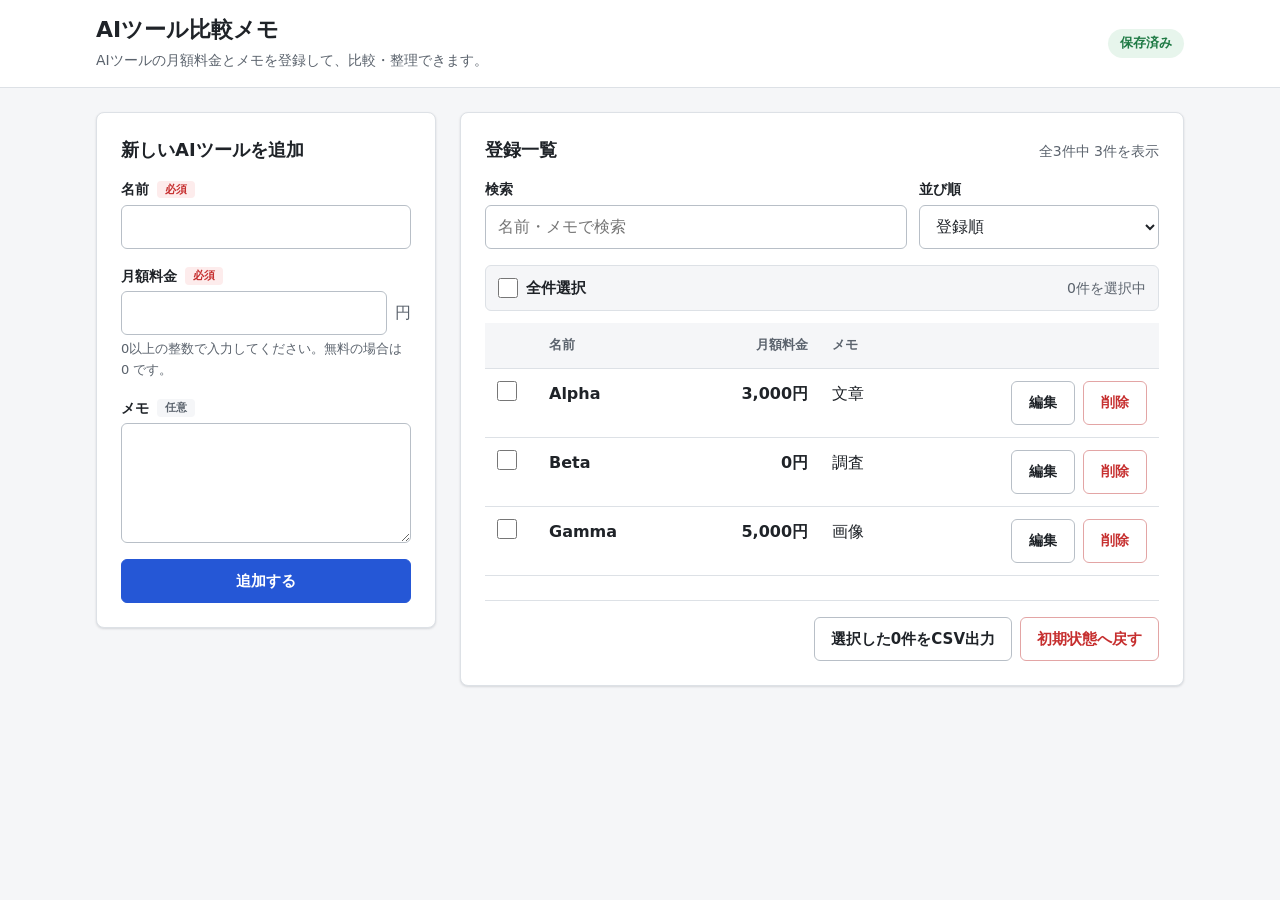
<file: index.html>
<!doctype html>
<html lang="ja">
  <head>
    <meta charset="utf-8">
    <meta name="viewport" content="width=device-width, initial-scale=1">
    <meta name="description" content="AIツールの名前・月額料金・メモを記録して比較するブラウザアプリ">
    <title>AIツール比較メモ</title>
    <link rel="stylesheet" href="style.css">
    <script src="script.js" defer></script>
  </head>
  <body>
    <header class="app-header">
      <div class="container app-header-inner">
        <div>
          <h1 class="app-title">AIツール比較メモ</h1>
          <p class="app-lead">AIツールの月額料金とメモを登録して、比較・整理できます。</p>
        </div>
        <p class="save-status" id="save-status" data-state="saved">保存済み</p>
      </div>
    </header>

    <main class="container app-main">
      <div class="alert" id="storage-alert" role="alert" hidden></div>

      <div class="layout">
        <section class="panel form-panel" aria-labelledby="form-title">
          <h2 class="panel-title" id="form-title">新しいAIツールを追加</h2>
          <!-- 独自の日本語エラーメッセージを入力欄の近くに出すため、ブラウザ標準の検証は無効化する -->
          <form class="tool-form" id="tool-form" novalidate>
            <div class="field">
              <label class="field-label" for="tool-name">
                名前 <span class="badge badge-required">必須</span>
              </label>
              <input class="input" id="tool-name" name="name" type="text" autocomplete="off" aria-required="true" aria-describedby="tool-name-error">
              <p class="field-error" id="tool-name-error"></p>
            </div>

            <div class="field">
              <label class="field-label" for="tool-monthly">
                月額料金 <span class="badge badge-required">必須</span>
              </label>
              <div class="input-with-unit">
                <!-- type="number" は不正な文字列を空文字として返し空欄と区別できないため、text で受けて検証する -->
                <input class="input" id="tool-monthly" name="monthly" type="text" inputmode="numeric" autocomplete="off" aria-required="true" aria-describedby="tool-monthly-hint tool-monthly-error">
                <span class="input-unit" aria-hidden="true">円</span>
              </div>
              <p class="field-hint" id="tool-monthly-hint">0以上の整数で入力してください。無料の場合は 0 です。</p>
              <p class="field-error" id="tool-monthly-error"></p>
            </div>

            <div class="field">
              <label class="field-label" for="tool-memo">
                メモ <span class="badge badge-optional">任意</span>
              </label>
              <textarea class="input textarea" id="tool-memo" name="memo" rows="4"></textarea>
            </div>

            <div class="form-actions">
              <button class="button button-primary" id="submit-button" type="submit">追加する</button>
              <button class="button" id="cancel-edit-button" type="button" hidden>編集をキャンセル</button>
            </div>
          </form>
        </section>

        <section class="panel list-panel" aria-labelledby="list-title">
          <div class="list-header">
            <h2 class="panel-title" id="list-title" tabindex="-1">登録一覧</h2>
            <p class="result-count" id="result-count" aria-live="polite"></p>
          </div>

          <div class="toolbar">
            <div class="field">
              <label class="field-label" for="search-input">検索</label>
              <input class="input" id="search-input" type="search" placeholder="名前・メモで検索" autocomplete="off">
            </div>
            <div class="field">
              <label class="field-label" for="sort-select">並び順</label>
              <select class="input select" id="sort-select">
                <option value="registered">登録順</option>
                <option value="asc">月額料金が安い順（昇順）</option>
                <option value="desc">月額料金が高い順（降順）</option>
              </select>
            </div>
          </div>

          <!-- 表のヘッダーはスマートフォンのカード表示で隠れるため、全件選択は表の外に置く -->
          <div class="selection-bar">
            <label class="select-all">
              <input id="select-all" type="checkbox">
              全件選択
            </label>
            <p class="selection-count" id="selection-count" aria-live="polite">0件を選択中</p>
          </div>

          <table class="tool-table" id="tool-table">
            <caption class="visually-hidden">登録済みのAIツール一覧</caption>
            <colgroup>
              <col class="col-select">
              <col class="col-name">
              <col class="col-monthly">
              <col class="col-memo">
              <col class="col-actions">
            </colgroup>
            <thead>
              <tr>
                <th scope="col"><span class="visually-hidden">CSV出力の対象</span></th>
                <th scope="col">名前</th>
                <th scope="col" class="cell-monthly">月額料金</th>
                <th scope="col">メモ</th>
                <th scope="col"><span class="visually-hidden">操作</span></th>
              </tr>
            </thead>
            <tbody id="tool-list"></tbody>
          </table>
          <p class="empty-message" id="empty-message" hidden></p>

          <div class="list-actions">
            <button class="button" id="csv-button" type="button">選択した0件をCSV出力</button>
            <button class="button button-danger-outline" id="reset-button" type="button">初期状態へ戻す</button>
          </div>
        </section>
      </div>
    </main>

    <!-- 読み上げを確実にするため、ライブリージョンは常に DOM に残し、視覚的な表示だけを切り替える -->
    <div class="notice" id="notice" data-open="false">
      <p class="notice-message" id="notice-message" role="status" aria-live="polite"></p>
      <button class="notice-close" id="notice-close" type="button" aria-label="通知を閉じる" hidden>閉じる</button>
    </div>
  </body>
</html>
</file>
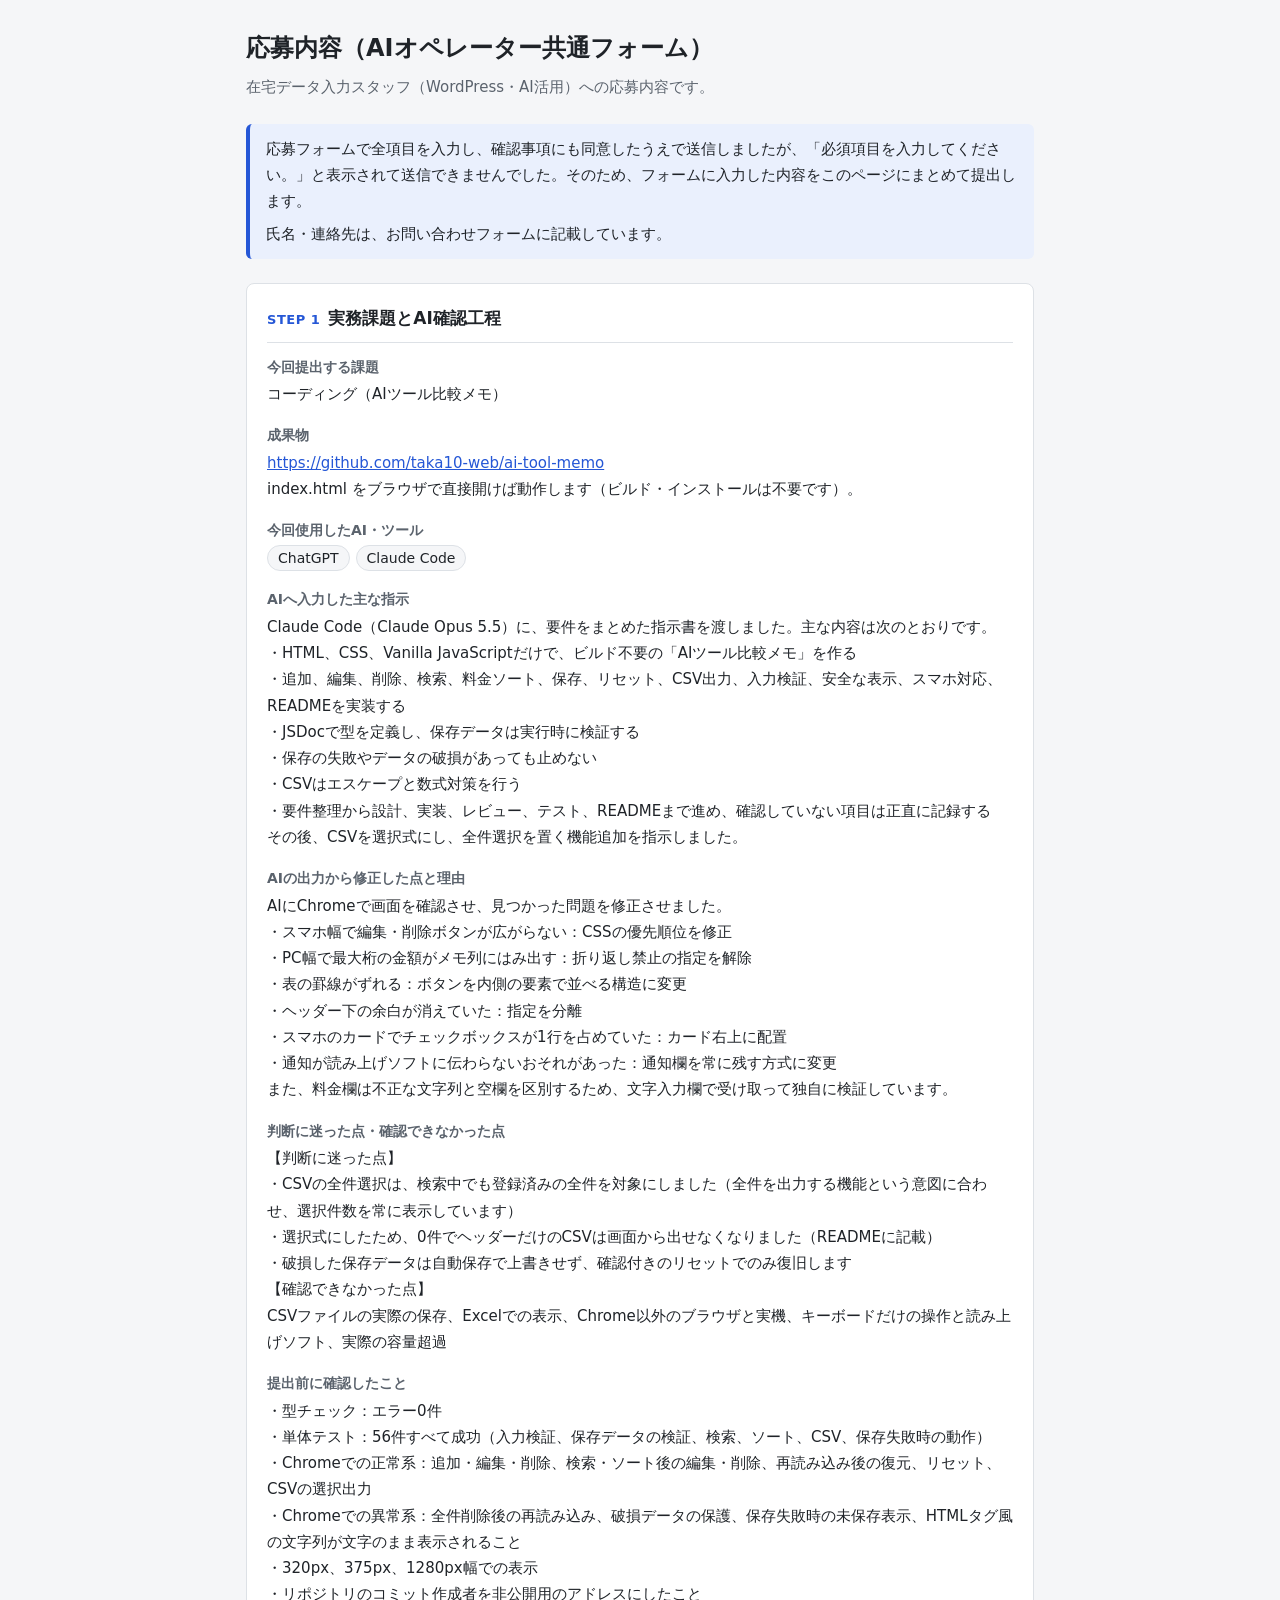
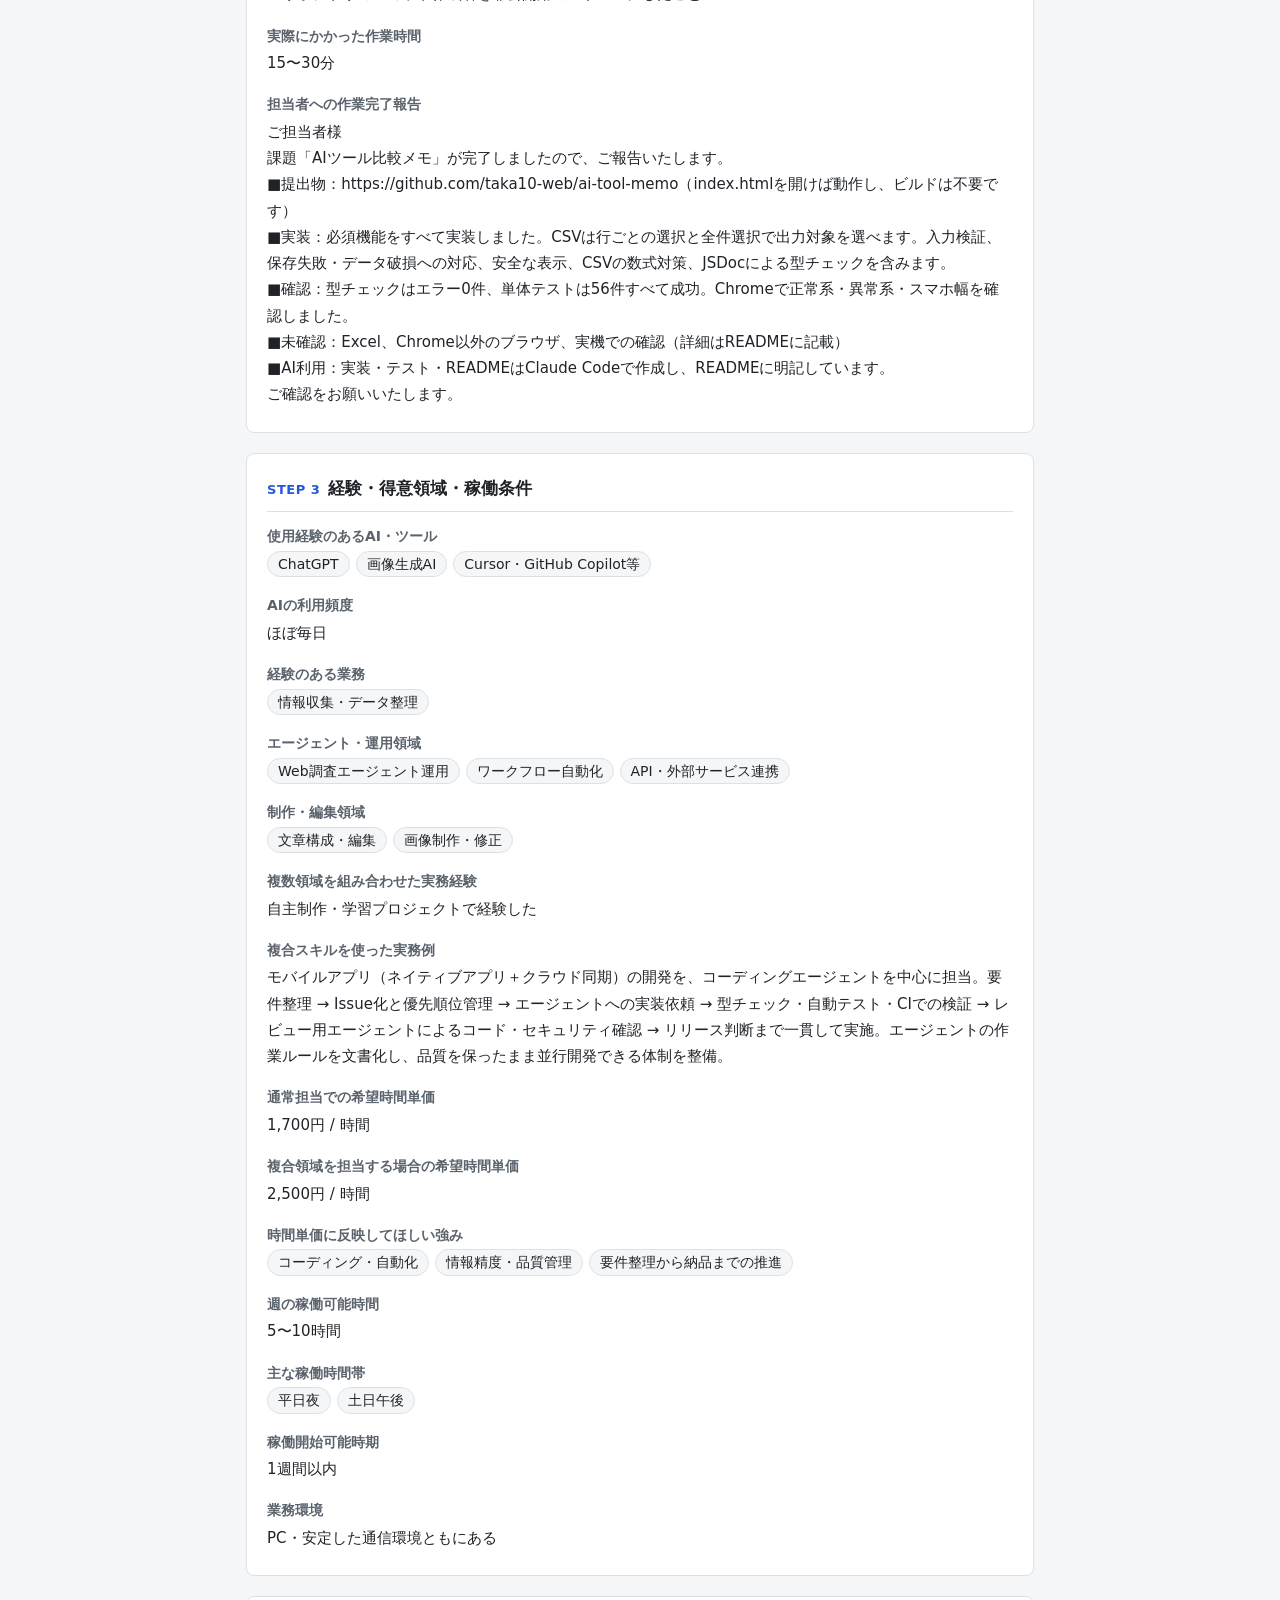
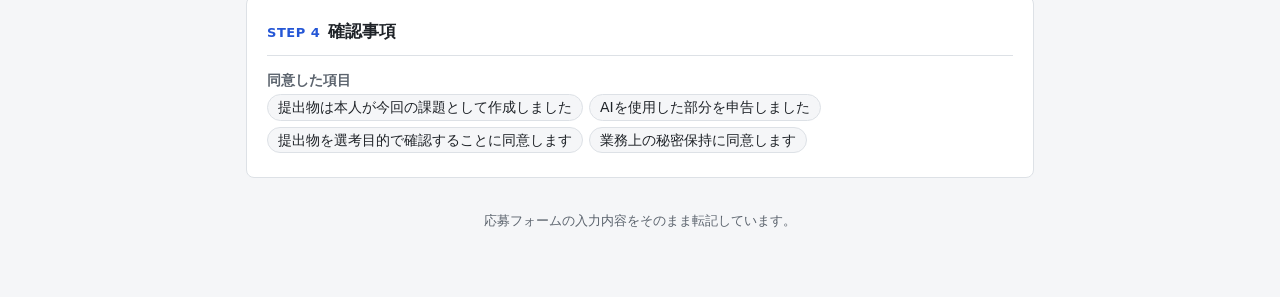
<file: application.html>
<!doctype html>
<html lang="ja">
<head>
<meta charset="utf-8">
<meta name="viewport" content="width=device-width, initial-scale=1">
<title>応募内容（AIオペレーター共通フォーム）</title>
<style>
  :root {
    --bg: #f5f6f8; --surface: #ffffff; --border: #dde1e6; --text: #1f2328;
    --muted: #5b636d; --accent: #2557d6; --accent-soft: #eaf0fd;
  }
  @media (prefers-color-scheme: dark) {
    :root:not([data-theme="light"]) {
      --bg: #15171a; --surface: #1e2125; --border: #343a41; --text: #e8eaed;
      --muted: #a0a7b0; --accent: #7aa2ff; --accent-soft: #1f2a44;
    }
  }
  :root[data-theme="dark"] {
    --bg: #15171a; --surface: #1e2125; --border: #343a41; --text: #e8eaed;
    --muted: #a0a7b0; --accent: #7aa2ff; --accent-soft: #1f2a44;
  }
  * { box-sizing: border-box; }
  body {
    margin: 0; background: var(--bg); color: var(--text);
    font-family: system-ui, -apple-system, "Hiragino Sans", "Yu Gothic UI", "Meiryo", sans-serif;
    font-size: 15px; line-height: 1.75;
  }
  main { max-width: 820px; margin: 0 auto; padding: 32px 16px 64px; }
  h1 { font-size: 1.5rem; line-height: 1.4; margin: 0 0 8px; }
  .lead { color: var(--muted); margin: 0 0 24px; }
  .notice {
    background: var(--accent-soft); border-left: 4px solid var(--accent);
    border-radius: 6px; padding: 12px 16px; margin-bottom: 24px;
  }
  .notice p { margin: 0; }
  .notice p + p { margin-top: 6px; }
  section {
    background: var(--surface); border: 1px solid var(--border);
    border-radius: 8px; padding: 20px 20px 8px; margin-bottom: 20px;
  }
  h2 {
    font-size: 1.0625rem; margin: 0 0 12px; padding-bottom: 8px;
    border-bottom: 1px solid var(--border);
  }
  h2 .step { color: var(--accent); font-size: 0.8125rem; margin-right: 8px; letter-spacing: 0.04em; }
  dl { margin: 0; }
  dt { font-weight: 600; font-size: 0.875rem; color: var(--muted); margin-top: 4px; }
  dd { margin: 2px 0 16px; overflow-wrap: anywhere; }
  .text { white-space: pre-wrap; }
  ul.tags { list-style: none; padding: 0; margin: 0; display: flex; flex-wrap: wrap; gap: 6px; }
  ul.tags li {
    border: 1px solid var(--border); border-radius: 999px; padding: 0 10px;
    font-size: 0.875rem; background: var(--bg);
  }
  a { color: var(--accent); }
  footer { color: var(--muted); font-size: 0.8125rem; text-align: center; margin-top: 32px; }
</style>
</head>
<body>
<main>
  <h1>応募内容（AIオペレーター共通フォーム）</h1>
  <p class="lead">在宅データ入力スタッフ（WordPress・AI活用）への応募内容です。</p>

  <div class="notice">
    <p>応募フォームで全項目を入力し、確認事項にも同意したうえで送信しましたが、「必須項目を入力してください。」と表示されて送信できませんでした。そのため、フォームに入力した内容をこのページにまとめて提出します。</p>
    <p>氏名・連絡先は、お問い合わせフォームに記載しています。</p>
  </div>

  <section aria-labelledby="s1">
    <h2 id="s1"><span class="step">STEP 1</span>実務課題とAI確認工程</h2>
    <dl>
      <dt>今回提出する課題</dt>
      <dd>コーディング（AIツール比較メモ）</dd>

      <dt>成果物</dt>
      <dd><a href="https://github.com/taka10-web/ai-tool-memo">https://github.com/taka10-web/ai-tool-memo</a><br>index.html をブラウザで直接開けば動作します（ビルド・インストールは不要です）。</dd>

      <dt>今回使用したAI・ツール</dt>
      <dd><ul class="tags"><li>ChatGPT</li><li>Claude Code</li></ul></dd>

      <dt>AIへ入力した主な指示</dt>
      <dd class="text">Claude Code（Claude Opus 5.5）に、要件をまとめた指示書を渡しました。主な内容は次のとおりです。
・HTML、CSS、Vanilla JavaScriptだけで、ビルド不要の「AIツール比較メモ」を作る
・追加、編集、削除、検索、料金ソート、保存、リセット、CSV出力、入力検証、安全な表示、スマホ対応、READMEを実装する
・JSDocで型を定義し、保存データは実行時に検証する
・保存の失敗やデータの破損があっても止めない
・CSVはエスケープと数式対策を行う
・要件整理から設計、実装、レビュー、テスト、READMEまで進め、確認していない項目は正直に記録する
その後、CSVを選択式にし、全件選択を置く機能追加を指示しました。</dd>

      <dt>AIの出力から修正した点と理由</dt>
      <dd class="text">AIにChromeで画面を確認させ、見つかった問題を修正させました。
・スマホ幅で編集・削除ボタンが広がらない：CSSの優先順位を修正
・PC幅で最大桁の金額がメモ列にはみ出す：折り返し禁止の指定を解除
・表の罫線がずれる：ボタンを内側の要素で並べる構造に変更
・ヘッダー下の余白が消えていた：指定を分離
・スマホのカードでチェックボックスが1行を占めていた：カード右上に配置
・通知が読み上げソフトに伝わらないおそれがあった：通知欄を常に残す方式に変更
また、料金欄は不正な文字列と空欄を区別するため、文字入力欄で受け取って独自に検証しています。</dd>

      <dt>判断に迷った点・確認できなかった点</dt>
      <dd class="text">【判断に迷った点】
・CSVの全件選択は、検索中でも登録済みの全件を対象にしました（全件を出力する機能という意図に合わせ、選択件数を常に表示しています）
・選択式にしたため、0件でヘッダーだけのCSVは画面から出せなくなりました（READMEに記載）
・破損した保存データは自動保存で上書きせず、確認付きのリセットでのみ復旧します
【確認できなかった点】
CSVファイルの実際の保存、Excelでの表示、Chrome以外のブラウザと実機、キーボードだけの操作と読み上げソフト、実際の容量超過</dd>

      <dt>提出前に確認したこと</dt>
      <dd class="text">・型チェック：エラー0件
・単体テスト：56件すべて成功（入力検証、保存データの検証、検索、ソート、CSV、保存失敗時の動作）
・Chromeでの正常系：追加・編集・削除、検索・ソート後の編集・削除、再読み込み後の復元、リセット、CSVの選択出力
・Chromeでの異常系：全件削除後の再読み込み、破損データの保護、保存失敗時の未保存表示、HTMLタグ風の文字列が文字のまま表示されること
・320px、375px、1280px幅での表示
・リポジトリのコミット作成者を非公開用のアドレスにしたこと</dd>

      <dt>実際にかかった作業時間</dt>
      <dd>15〜30分</dd>

      <dt>担当者への作業完了報告</dt>
      <dd class="text">ご担当者様
課題「AIツール比較メモ」が完了しましたので、ご報告いたします。
■提出物：https://github.com/taka10-web/ai-tool-memo（index.htmlを開けば動作し、ビルドは不要です）
■実装：必須機能をすべて実装しました。CSVは行ごとの選択と全件選択で出力対象を選べます。入力検証、保存失敗・データ破損への対応、安全な表示、CSVの数式対策、JSDocによる型チェックを含みます。
■確認：型チェックはエラー0件、単体テストは56件すべて成功。Chromeで正常系・異常系・スマホ幅を確認しました。
■未確認：Excel、Chrome以外のブラウザ、実機での確認（詳細はREADMEに記載）
■AI利用：実装・テスト・READMEはClaude Codeで作成し、READMEに明記しています。
ご確認をお願いいたします。</dd>
    </dl>
  </section>

  <section aria-labelledby="s3">
    <h2 id="s3"><span class="step">STEP 3</span>経験・得意領域・稼働条件</h2>
    <dl>
      <dt>使用経験のあるAI・ツール</dt>
      <dd><ul class="tags"><li>ChatGPT</li><li>画像生成AI</li><li>Cursor・GitHub Copilot等</li></ul></dd>

      <dt>AIの利用頻度</dt>
      <dd>ほぼ毎日</dd>

      <dt>経験のある業務</dt>
      <dd><ul class="tags"><li>情報収集・データ整理</li></ul></dd>

      <dt>エージェント・運用領域</dt>
      <dd><ul class="tags"><li>Web調査エージェント運用</li><li>ワークフロー自動化</li><li>API・外部サービス連携</li></ul></dd>

      <dt>制作・編集領域</dt>
      <dd><ul class="tags"><li>文章構成・編集</li><li>画像制作・修正</li></ul></dd>

      <dt>複数領域を組み合わせた実務経験</dt>
      <dd>自主制作・学習プロジェクトで経験した</dd>

      <dt>複合スキルを使った実務例</dt>
      <dd class="text">モバイルアプリ（ネイティブアプリ＋クラウド同期）の開発を、コーディングエージェントを中心に担当。要件整理 → Issue化と優先順位管理 → エージェントへの実装依頼 → 型チェック・自動テスト・CIでの検証 → レビュー用エージェントによるコード・セキュリティ確認 → リリース判断まで一貫して実施。エージェントの作業ルールを文書化し、品質を保ったまま並行開発できる体制を整備。</dd>

      <dt>通常担当での希望時間単価</dt>
      <dd>1,700円 / 時間</dd>

      <dt>複合領域を担当する場合の希望時間単価</dt>
      <dd>2,500円 / 時間</dd>

      <dt>時間単価に反映してほしい強み</dt>
      <dd><ul class="tags"><li>コーディング・自動化</li><li>情報精度・品質管理</li><li>要件整理から納品までの推進</li></ul></dd>

      <dt>週の稼働可能時間</dt>
      <dd>5〜10時間</dd>

      <dt>主な稼働時間帯</dt>
      <dd><ul class="tags"><li>平日夜</li><li>土日午後</li></ul></dd>

      <dt>稼働開始可能時期</dt>
      <dd>1週間以内</dd>

      <dt>業務環境</dt>
      <dd>PC・安定した通信環境ともにある</dd>
    </dl>
  </section>

  <section aria-labelledby="s4">
    <h2 id="s4"><span class="step">STEP 4</span>確認事項</h2>
    <dl>
      <dt>同意した項目</dt>
      <dd><ul class="tags"><li>提出物は本人が今回の課題として作成しました</li><li>AIを使用した部分を申告しました</li><li>提出物を選考目的で確認することに同意します</li><li>業務上の秘密保持に同意します</li></ul></dd>
    </dl>
  </section>

  <footer>応募フォームの入力内容をそのまま転記しています。</footer>
</main>
</body>
</html>
</file>
<file: style.css>
:root {
  --color-bg: #f5f6f8;
  --color-surface: #ffffff;
  --color-border: #dde1e6;
  --color-border-strong: #b8bfc7;
  --color-text: #1f2328;
  --color-text-muted: #5b636d;
  --color-primary: #2557d6;
  --color-primary-hover: #1d47b3;
  --color-primary-soft: #eaf0fd;
  --color-danger: #c62f2f;
  --color-danger-soft: #fdecec;
  --color-success: #1f7a45;
  --color-success-soft: #e7f5ec;
  --color-warning: #8a5a00;
  --color-warning-soft: #fff6e0;
  --color-focus: #2557d6;
  --radius: 8px;
  --radius-small: 6px;
  --shadow: 0 1px 2px rgba(15, 23, 42, 0.06), 0 1px 3px rgba(15, 23, 42, 0.08);
  --space-1: 4px;
  --space-2: 8px;
  --space-3: 12px;
  --space-4: 16px;
  --space-5: 24px;
  --space-6: 32px;
  /* タップしやすさのため、操作要素の高さは 44px 以上を確保する */
  --control-height: 44px;
  --font-family: system-ui, -apple-system, "Hiragino Sans", "Hiragino Kaku Gothic ProN", "Yu Gothic UI", "Meiryo", sans-serif;
}

*,
*::before,
*::after {
  box-sizing: border-box;
}

html {
  -webkit-text-size-adjust: 100%;
  text-size-adjust: 100%;
}

body {
  margin: 0;
  background: var(--color-bg);
  color: var(--color-text);
  font-family: var(--font-family);
  font-size: 16px;
  line-height: 1.6;
}

h1,
h2,
p {
  margin: 0;
}

[hidden] {
  display: none !important;
}

.visually-hidden {
  position: absolute;
  width: 1px;
  height: 1px;
  margin: -1px;
  padding: 0;
  overflow: hidden;
  clip: rect(0 0 0 0);
  white-space: nowrap;
  border: 0;
}

:focus-visible {
  outline: 3px solid var(--color-focus);
  outline-offset: 2px;
}

.container {
  width: 100%;
  max-width: 1120px;
  margin: 0 auto;
  padding: 0 var(--space-4);
}

/* ---------- Header ---------- */

.app-header {
  background: var(--color-surface);
  border-bottom: 1px solid var(--color-border);
}

.app-header-inner {
  display: flex;
  flex-wrap: wrap;
  align-items: center;
  justify-content: space-between;
  gap: var(--space-3);
  padding-top: var(--space-4);
  padding-bottom: var(--space-4);
}

.app-title {
  font-size: 1.375rem;
  line-height: 1.3;
}

.app-lead {
  margin-top: var(--space-1);
  color: var(--color-text-muted);
  font-size: 0.875rem;
}

.save-status {
  padding: var(--space-1) var(--space-3);
  border-radius: 999px;
  font-size: 0.8125rem;
  font-weight: 600;
  white-space: nowrap;
}

.save-status[data-state="saved"] {
  background: var(--color-success-soft);
  color: var(--color-success);
}

.save-status[data-state="unsaved"] {
  background: var(--color-warning-soft);
  color: var(--color-warning);
}

/* ---------- Layout ---------- */

/* 下端は固定表示の通知に最後のボタンが隠れないよう広めに確保する */
.app-main {
  padding-top: var(--space-5);
  padding-bottom: 120px;
}

.alert {
  margin-bottom: var(--space-4);
  padding: var(--space-3) var(--space-4);
  border: 1px solid #f0d28a;
  border-left-width: 4px;
  border-radius: var(--radius-small);
  background: var(--color-warning-soft);
  color: var(--color-warning);
  font-size: 0.9375rem;
  overflow-wrap: anywhere;
}

.layout {
  display: grid;
  grid-template-columns: minmax(0, 1fr);
  gap: var(--space-5);
  align-items: start;
}

@media (min-width: 960px) {
  .layout {
    grid-template-columns: 340px minmax(0, 1fr);
  }

  .form-panel {
    position: sticky;
    top: var(--space-4);
  }
}

.panel {
  min-width: 0;
  padding: var(--space-5);
  border: 1px solid var(--color-border);
  border-radius: var(--radius);
  background: var(--color-surface);
  box-shadow: var(--shadow);
}

.panel-title {
  font-size: 1.125rem;
  line-height: 1.4;
  overflow-wrap: anywhere;
}

.panel-title:focus {
  outline: none;
}

.panel-title:focus-visible {
  outline: 3px solid var(--color-focus);
  outline-offset: 2px;
}

/* ---------- Form ---------- */

.tool-form {
  display: grid;
  gap: var(--space-4);
  margin-top: var(--space-4);
}

.form-panel:has(.tool-form.is-editing) {
  border-color: var(--color-primary);
  box-shadow: 0 0 0 3px var(--color-primary-soft);
}

.field {
  display: grid;
  gap: var(--space-1);
  min-width: 0;
}

.field-label {
  display: flex;
  align-items: center;
  gap: var(--space-2);
  font-size: 0.875rem;
  font-weight: 600;
}

.badge {
  padding: 0 var(--space-2);
  border-radius: 4px;
  font-size: 0.6875rem;
  font-weight: 600;
  line-height: 1.6;
}

.badge-required {
  background: var(--color-danger-soft);
  color: var(--color-danger);
}

.badge-optional {
  background: var(--color-bg);
  color: var(--color-text-muted);
}

.input {
  width: 100%;
  min-height: var(--control-height);
  padding: var(--space-2) var(--space-3);
  border: 1px solid var(--color-border-strong);
  border-radius: var(--radius-small);
  background: var(--color-surface);
  color: var(--color-text);
  font: inherit;
}

.input:focus-visible {
  outline: none;
  border-color: var(--color-focus);
  box-shadow: 0 0 0 3px var(--color-primary-soft);
}

.input[aria-invalid="true"] {
  border-color: var(--color-danger);
}

.input[aria-invalid="true"]:focus-visible {
  box-shadow: 0 0 0 3px var(--color-danger-soft);
}

.textarea {
  min-height: 96px;
  resize: vertical;
}

.select {
  cursor: pointer;
}

.input-with-unit {
  display: flex;
  align-items: center;
  gap: var(--space-2);
}

.input-unit {
  color: var(--color-text-muted);
}

.field-hint {
  color: var(--color-text-muted);
  font-size: 0.8125rem;
}

.field-error {
  color: var(--color-danger);
  font-size: 0.8125rem;
  font-weight: 600;
  overflow-wrap: anywhere;
}

.field-error:empty {
  display: none;
}

.form-actions {
  display: flex;
  flex-wrap: wrap;
  gap: var(--space-2);
}

.form-actions .button {
  flex: 1 1 140px;
}

/* ---------- Buttons ---------- */

.button {
  display: inline-flex;
  align-items: center;
  justify-content: center;
  min-height: var(--control-height);
  padding: var(--space-2) var(--space-4);
  border: 1px solid var(--color-border-strong);
  border-radius: var(--radius-small);
  background: var(--color-surface);
  color: var(--color-text);
  font: inherit;
  font-size: 0.9375rem;
  font-weight: 600;
  cursor: pointer;
}

.button:hover {
  background: var(--color-bg);
}

.button-primary {
  border-color: var(--color-primary);
  background: var(--color-primary);
  color: #ffffff;
}

.button-primary:hover {
  border-color: var(--color-primary-hover);
  background: var(--color-primary-hover);
}

.button-danger-outline {
  border-color: #e3a5a5;
  color: var(--color-danger);
}

.button-danger-outline:hover {
  background: var(--color-danger-soft);
}

.button-small {
  min-width: 64px;
  padding: var(--space-1) var(--space-3);
  font-size: 0.875rem;
}

/* ---------- List ---------- */

.list-header {
  display: flex;
  flex-wrap: wrap;
  align-items: baseline;
  justify-content: space-between;
  gap: var(--space-2);
}

.result-count {
  color: var(--color-text-muted);
  font-size: 0.875rem;
}

.toolbar {
  display: grid;
  grid-template-columns: minmax(0, 1fr);
  gap: var(--space-3);
  margin-top: var(--space-4);
}

@media (min-width: 600px) {
  .toolbar {
    grid-template-columns: minmax(0, 1fr) minmax(0, 240px);
  }
}

.selection-bar {
  display: flex;
  flex-wrap: wrap;
  align-items: center;
  justify-content: space-between;
  gap: var(--space-2);
  margin-top: var(--space-4);
  padding: 0 var(--space-3);
  border: 1px solid var(--color-border);
  border-radius: var(--radius-small);
  background: var(--color-bg);
}

.select-all,
.select-target {
  display: inline-flex;
  align-items: center;
  gap: var(--space-2);
  min-height: var(--control-height);
  cursor: pointer;
}

.select-all {
  font-size: 0.9375rem;
  font-weight: 600;
}

.select-all input,
.select-target input {
  width: 20px;
  height: 20px;
  margin: 0;
  accent-color: var(--color-primary);
  cursor: pointer;
}

.select-all:has(input:disabled) {
  color: var(--color-text-muted);
  cursor: not-allowed;
}

.selection-count {
  color: var(--color-text-muted);
  font-size: 0.875rem;
}

.tool-table {
  width: 100%;
  margin-top: var(--space-3);
  border-collapse: collapse;
  /* 長い名前やメモでも列幅が崩れないよう、固定レイアウトで折り返す */
  table-layout: fixed;
}

.col-select {
  width: 52px;
}

.col-name {
  width: 24%;
}

.col-monthly {
  width: 18%;
}

.col-actions {
  width: 160px;
}

.tool-table th,
.tool-table td {
  padding: var(--space-3);
  border-bottom: 1px solid var(--color-border);
  text-align: left;
  vertical-align: top;
  overflow-wrap: anywhere;
}

.tool-table thead th {
  background: var(--color-bg);
  color: var(--color-text-muted);
  font-size: 0.8125rem;
  font-weight: 600;
}

.tool-table tbody tr.is-editing {
  background: var(--color-primary-soft);
}

.tool-table .cell-name {
  font-weight: 600;
}

/* 44px のタップ領域を保ちつつ、他のセルの1行目と高さを揃える */
.tool-table td.cell-select {
  padding-top: 0;
  padding-bottom: 0;
}

.tool-table .cell-monthly {
  text-align: right;
  font-variant-numeric: tabular-nums;
}

.tool-table td.cell-monthly {
  font-weight: 600;
}

.cell-memo {
  /* 入力された改行をそのまま表示する */
  white-space: pre-wrap;
}

.cell-memo.is-empty {
  color: var(--color-text-muted);
}

.row-actions {
  display: flex;
  justify-content: flex-end;
  gap: var(--space-2);
}

.empty-message {
  margin-top: var(--space-4);
  padding: var(--space-6) var(--space-4);
  border: 1px dashed var(--color-border-strong);
  border-radius: var(--radius-small);
  color: var(--color-text-muted);
  text-align: center;
  overflow-wrap: anywhere;
}

.list-actions {
  display: flex;
  flex-wrap: wrap;
  justify-content: flex-end;
  gap: var(--space-2);
  margin-top: var(--space-5);
  padding-top: var(--space-4);
  border-top: 1px solid var(--color-border);
}

/* スマートフォンでは表をカード形式に切り替える */
@media (max-width: 720px) {
  .panel {
    padding: var(--space-4);
  }

  .tool-table,
  .tool-table tbody,
  .tool-table tr,
  .tool-table th,
  .tool-table td {
    display: block;
    width: 100%;
  }

  .tool-table thead,
  .tool-table colgroup {
    display: none;
  }

  .tool-table tbody tr {
    margin-bottom: var(--space-3);
    padding: var(--space-3);
    border: 1px solid var(--color-border);
    border-radius: var(--radius-small);
  }

  .tool-table tbody th,
  .tool-table tbody td {
    padding: var(--space-1) 0;
    border-bottom: 0;
  }

  .tool-table tbody .cell-name {
    font-size: 1.0625rem;
  }

  .tool-table tbody tr {
    position: relative;
  }

  /* 選択チェックボックスはカード右上に置き、名前と同じ行に並べる */
  .tool-table tbody td.cell-select {
    position: absolute;
    top: var(--space-1);
    right: var(--space-2);
    width: auto;
    padding: 0;
  }

  .tool-table tbody td.cell-select .select-target {
    justify-content: center;
    min-width: var(--control-height);
  }

  .tool-table tbody .cell-name {
    padding-right: var(--control-height);
  }

  .tool-table td.cell-monthly,
  .tool-table td.cell-memo {
    display: grid;
    grid-template-columns: 5.5em minmax(0, 1fr);
    gap: var(--space-2);
    text-align: left;
    white-space: normal;
  }

  .tool-table td.cell-monthly::before,
  .tool-table td.cell-memo::before {
    content: attr(data-label);
    color: var(--color-text-muted);
    font-size: 0.8125rem;
    font-weight: 600;
    white-space: nowrap;
  }

  .tool-table td.cell-memo {
    white-space: pre-wrap;
  }

  .tool-table td.cell-memo::before {
    white-space: nowrap;
  }

  .tool-table td.cell-actions {
    margin-top: var(--space-2);
  }

  .row-actions .button {
    flex: 1 1 0;
  }

  .list-actions .button {
    flex: 1 1 160px;
  }
}

/* ---------- Notice ---------- */

.notice {
  position: fixed;
  right: var(--space-4);
  bottom: var(--space-4);
  left: var(--space-4);
  z-index: 10;
  display: flex;
  align-items: flex-start;
  gap: var(--space-3);
  max-width: 560px;
  margin: 0 auto;
  padding: var(--space-3) var(--space-4);
  border: 1px solid var(--color-border);
  border-left-width: 4px;
  border-radius: var(--radius-small);
  background: var(--color-surface);
  box-shadow: 0 6px 20px rgba(15, 23, 42, 0.16);
}

.notice[data-open="false"] {
  position: absolute;
  width: 1px;
  height: 1px;
  margin: -1px;
  padding: 0;
  overflow: hidden;
  clip: rect(0 0 0 0);
  border: 0;
}

.notice[data-tone="success"] {
  border-left-color: var(--color-success);
}

.notice[data-tone="error"] {
  border-left-color: var(--color-danger);
}

.notice[data-tone="info"] {
  border-left-color: var(--color-warning);
}

.notice-message {
  flex: 1;
  min-width: 0;
  font-size: 0.9375rem;
  overflow-wrap: anywhere;
}

.notice-close {
  flex: none;
  min-height: 36px;
  padding: var(--space-1) var(--space-3);
  border: 1px solid var(--color-border);
  border-radius: var(--radius-small);
  background: var(--color-surface);
  color: var(--color-text-muted);
  font: inherit;
  font-size: 0.8125rem;
  cursor: pointer;
}

.fatal-error {
  margin: var(--space-4);
  padding: var(--space-4);
  border: 1px solid var(--color-danger);
  border-radius: var(--radius-small);
  background: var(--color-danger-soft);
  color: var(--color-danger);
  font-weight: 600;
}
</file>
